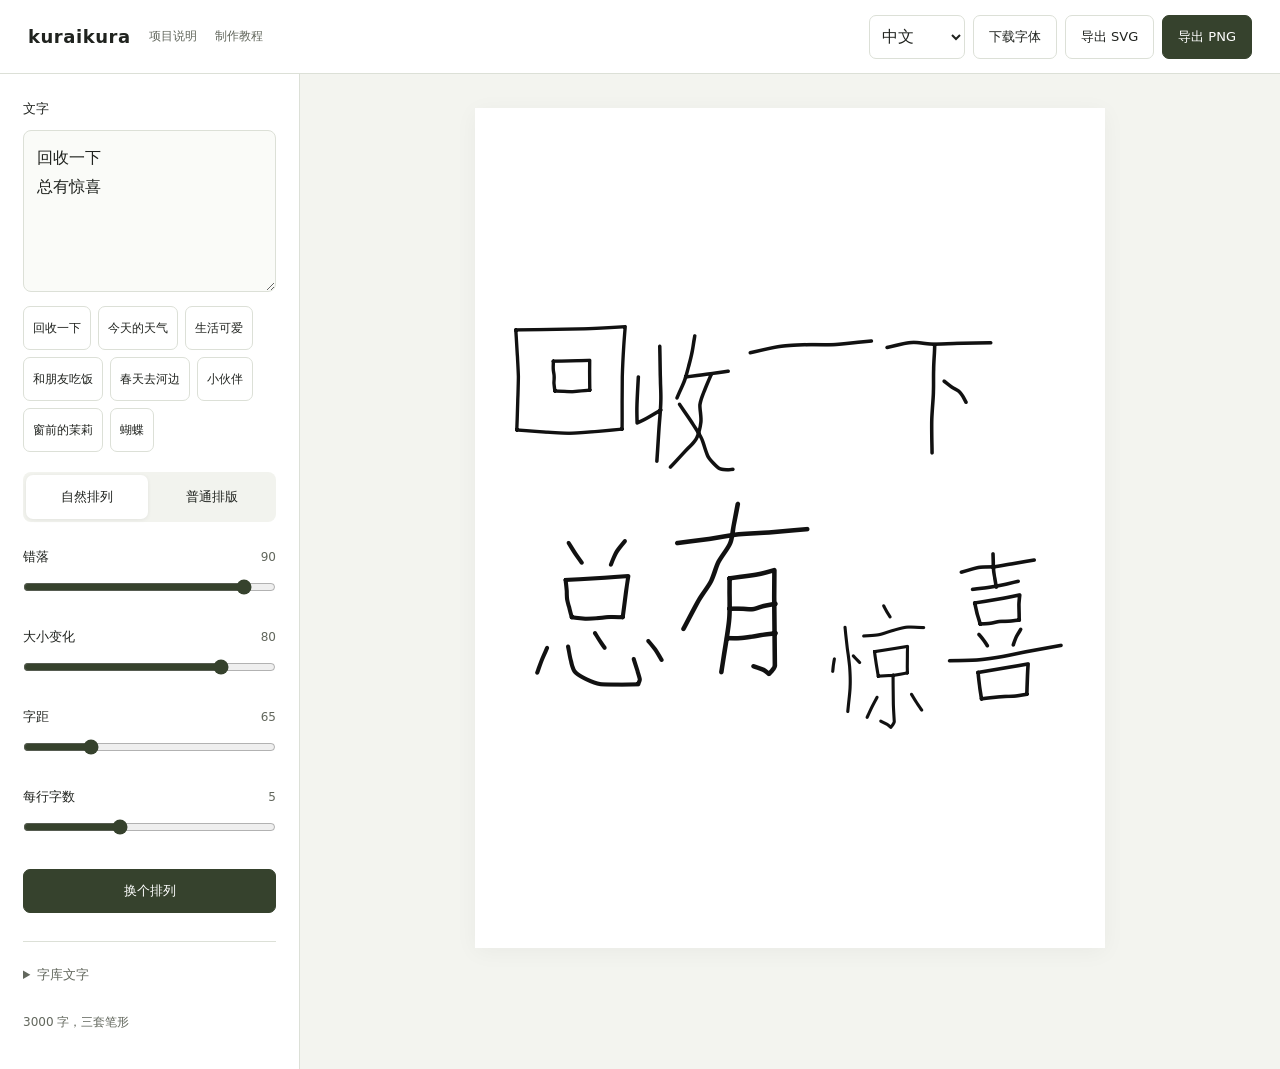
<file: docs/index.html>
<!doctype html>
<html lang="zh-CN">
<head><meta charset="utf-8"><meta name="viewport" content="width=device-width, initial-scale=1"><meta name="description" content="kuraikura 手写字体与自由排版工具"><title>kuraikura 手写排版</title><style>:root{--ink:#20231f;--muted:#62675d;--line:#dce0d7;--paper:#fff;--accent:#36422d;--surface:#f3f4ef;--focus:#637e49;color-scheme:light;font-family:system-ui,-apple-system,"Microsoft YaHei",sans-serif;color:var(--ink);background:var(--surface)}
*{box-sizing:border-box}body{margin:0}header{height:74px;padding:0 28px;border-bottom:1px solid var(--line);display:flex;align-items:center;justify-content:space-between;background:var(--paper);gap:16px}h1{font-size:18px;font-weight:550;letter-spacing:.03em;margin:0}.actions{display:flex;gap:8px}button{font:inherit;font-size:13px;background:var(--paper);color:var(--ink);border:1px solid var(--line);border-radius:7px;min-height:44px;padding:9px 15px;cursor:pointer}button:hover{background:#eef1e9;border-color:#b9c1b0}button:active{transform:translateY(1px)}button:disabled{opacity:.4;cursor:default}button:focus-visible,input:focus-visible,textarea:focus-visible,summary:focus-visible{outline:2px solid var(--focus);outline-offset:3px}.primary{background:var(--accent);color:white;border-color:var(--accent)}.primary:hover{background:#46583b;color:white}main{display:grid;grid-template-columns:300px minmax(0,1fr);min-height:calc(100dvh - 74px)}aside{padding:26px 23px;background:var(--paper);border-right:1px solid var(--line)}label{font-size:13px}.field{display:block;margin-bottom:12px}textarea{width:100%;height:162px;resize:vertical;padding:13px;border:1px solid var(--line);border-radius:8px;background:#fafbf8;font:16px/1.8 system-ui,"Microsoft YaHei",sans-serif;color:var(--ink)}.samples{display:flex;flex-wrap:wrap;gap:7px;margin-top:10px}.samples button{font-size:12px;padding:6px 9px;min-height:36px}.mode{display:grid;grid-template-columns:1fr 1fr;margin:20px 0 26px;background:#f2f3ee;padding:3px;border-radius:8px;gap:4px}.mode button{border:0;background:transparent;padding:8px}.mode button[aria-pressed=true]{background:var(--paper);box-shadow:0 1px 4px #0001}.control{display:flex;align-items:center;justify-content:space-between;margin-top:24px}output{color:var(--muted);font-variant-numeric:tabular-nums;font-size:12px}input[type=range]{width:100%;height:26px;accent-color:var(--accent);margin:8px 0 0}.wide{width:100%;margin-top:25px}details{margin-top:28px;border-top:1px solid var(--line);padding-top:18px}summary{font-size:13px;color:var(--muted);cursor:pointer;padding:6px 0}.characters{display:grid;grid-template-columns:repeat(6,1fr);gap:3px;padding-top:14px}.characters button{font-family:LocalHand;font-size:25px;padding:1px;min-height:39px;border:0}.workspace{padding:34px;display:flex;justify-content:center;align-items:flex-start;overflow:auto}.paper{width:min(100%,630px);aspect-ratio:3/4;background:white;box-shadow:0 4px 22px #17220e0b;flex:none}.paper>svg{width:100%;height:100%;display:block}#error{color:#9f3d28;line-height:1.6;font-size:13px;margin:9px 0;min-height:0}#error:empty{display:none}#toast{position:fixed;bottom:25px;left:50%;transform:translateX(-50%);padding:10px 18px;border-radius:8px;background:var(--accent);color:#fff;font-size:13px;pointer-events:none;opacity:0}#toast.show{opacity:1}@media(max-width:800px){header{padding:14px 16px;height:auto;align-items:flex-start;flex-wrap:wrap}.actions{flex-wrap:wrap;gap:6px}.actions button{padding:8px 11px}main{grid-template-columns:240px minmax(0,1fr)}aside{padding:22px 16px}.workspace{padding:20px 14px}.samples button{min-height:40px}.characters{grid-template-columns:repeat(5,1fr)}}@media(max-width:600px){main{display:flex;flex-direction:column}.workspace{order:-1;padding:20px}.paper{width:min(100%,400px)}aside{border-right:0;border-top:1px solid var(--line);padding:22px}header{gap:12px}h1{font-size:17px}.actions button{font-size:12px}.characters{grid-template-columns:repeat(8,1fr)}textarea{height:130px}.samples button{min-height:44px}.control{margin-top:19px}}@media(prefers-reduced-motion:reduce){*{scroll-behavior:auto!important;transition:none!important}}

.brand{display:flex;align-items:center;gap:18px;flex-wrap:wrap}.brand a{font-size:12px;color:var(--muted);text-decoration:none;min-height:44px;display:flex;align-items:center}.brand a:hover{text-decoration:underline}select{font:inherit;min-height:44px;border:1px solid var(--line);background:white;border-radius:7px;padding:8px;color:var(--ink)}select:focus-visible,a:focus-visible{outline:2px solid var(--focus);outline-offset:3px}.version{font-size:12px;color:var(--muted);margin-top:24px}.characters button{min-height:44px}.samples button{min-height:44px}header{min-height:74px;height:auto;padding-top:12px;padding-bottom:12px;flex-wrap:wrap}@media(max-width:600px){.brand{gap:14px}.actions{width:100%}.actions button,.actions select{font-size:12px;padding:8px}.brand h1{font-size:20px}}
</style></head>
<body>
<header><div class="brand"><h1>kuraikura</h1><a id="about" data-i18n="about">项目说明</a><a id="guide" data-i18n="guide">制作教程</a></div><div class="actions"><select id="language" aria-label="语言"><option value="zh">中文</option><option value="en">English</option><option value="ja">日本語</option></select><button id="fontDownload" data-i18n="download" disabled>下载字体</button><button id="saveSvg" data-i18n="svg" disabled>导出 SVG</button><button id="savePng" class="primary" data-i18n="png" disabled>导出 PNG</button></div></header>
<main>
<aside>
 <label class="field" for="content" data-i18n="content">文字</label><textarea id="content" maxlength="160" spellcheck="false">回收一下
总有惊喜</textarea>
 <div class="samples"><button data-sample="0">回收一下</button><button data-sample="1">今天的天气</button><button data-sample="2">生活可爱</button><button data-sample="3">和朋友吃饭</button><button data-sample="4">春天去河边</button><button data-sample="5">小伙伴</button><button data-sample="6">窗前的茉莉</button><button data-sample="7">蝴蝶</button></div>
 <p id="error" role="status" aria-live="polite">正在载入字库</p>
 <div class="mode" role="group"><button id="natural" aria-pressed="true" data-i18n="natural">自然排列</button><button id="plain" aria-pressed="false" data-i18n="plain">普通排版</button></div>
 <label class="control" for="scatter"><span data-i18n="scatter">错落</span><output id="scatterValue">90</output></label><input id="scatter" type="range" min="0" max="100" value="90">
 <label class="control" for="variation"><span data-i18n="variation">大小变化</span><output id="variationValue">80</output></label><input id="variation" type="range" min="0" max="100" value="80">
 <label class="control" for="spacing"><span data-i18n="spacing">字距</span><output id="spacingValue">65</output></label><input id="spacing" type="range" min="12" max="220" value="65">
 <label class="control" for="columns"><span data-i18n="columns">每行字数</span><output id="columnsValue">5</output></label><input id="columns" type="range" min="2" max="10" value="5">
 <button id="reshuffle" class="wide primary" data-i18n="shuffle">换个排列</button>
 <details><summary data-i18n="characters">字库文字</summary><div id="characters" class="characters"></div></details>
 <p class="version" data-i18n="version">3000 字，三套笔形</p>
</aside>
<section id="workspace" class="workspace" aria-label="排版预览"><div id="paper" class="paper"></div></section>
</main><div id="toast" role="status" aria-live="polite"></div>
<script>const DATA={"hanzi":"旧衣回收一下总有惊喜秋日的时刻我做了款手写字体今天气很好太阳把影子晾晒在屋脊上你是不们生活可爱人心风雨月光山水花开春夏冬来去大小他这中国个到说为和地出道也年得就那要以会自着之过家学对她里后么多而能都然没于起还发成事只作当想看文无十用主行方又如前所本见经头面公同三已老从动两长知民样现分将外但身些与高意进法此实二理美点明其种声全工己话儿向情部正名定果化眼新关机什力问及打业最思相间品真更感别女等几应路直因并常次白西万再听张却信先边安每让东给带走友认接少难近四北完马比书五六乐电门口海求立放平吗数件任住车八九百入云飞空笑吃茶饭欢清睡语读音早晚慢忙冷热远红绿蓝黑黄轻重左右南城村店买卖米鱼鸟猫狗包短朋请谢快世界物它位觉者父母孩童爸妈姐妹哥弟兄夫妻孙爷奶姓叫男青岁死病健康脑脸耳鼻牙嘴脚腿指背胸肚血皮毛食喝菜肉蛋糖盐油酒汤饱饿甜苦酸辣香味鲜温暖凉冰雪霜雾虹星晴阴暗亮夜晨午昨周期季节钟秒床桌椅杯碗盘筷勺瓶盒纸笔墨刀剪针线布绳袋鞋帽袜裙裤衫灯镜河湖江池泉岛岸港桥船舟航浪沙石土田林森树叶枝草竹根芽苹桃李梅杏瓜豆麦粮露步跑跳站坐躺停休息玩游戏歌唱舞画拍照旅街巷园场院室窗墙楼房校图馆钱块元角圆千亿零双半片枚条拿找送帮拉推抱握摸按提招挥投抬搬洗切烧煮炒蒸尝闻讲谈答望盼念忘记懂希梦幸福满愿趣兴迎歉借租付赚存取换选办管合闭锁原结题观系义验松舒服柔软硬干净洁简单容易特坚强勇敢持努功失败加减低矮深浅厚薄胖瘦贵便宜贫富闲七才丁王玉金火牛羊犬贝虫羽乌兔龙虎鹿凤夕丸凡丹井丰屯予矛矢申甲由央丙令且未末甘古句占止户厂广支尤示升习乡伙伴您伯叔姨姑舅娘婆婚姻妙娃始娇娱娶姿众伞仙优伟传似价修倒候假保呢吧啊哦嗯哈喂喵呜哭喊吵吱吐咬咳吸吹呼唤咽咱哇哎响叮咕呀喔怎恩恋急怕怪怜恨悔惜愉悦慌慕慎忧悲愁怒闪闹映景暮昌晶旦旬昏暑顺遇逢追连通速达迟退返逃逛途造巡透集散除余陪际队阵陆阻附陈防危随阶限表识练词诗课试评论议许诉订访证详误诚译设计调该讯诺谁技术据艺印刷彩色颜级组织细终绘绝约纪统续编络纯纳维缩缓胶肥肝胃胆肩肌脆肠肺脏腰植棉棵枫柳杨柏柜梯桶棋柱汗汽泡泥波洋洲湾流滴渔渡涌沐浴泪润湿浓淡消浮沉漫滑师医药科或必须仍曾改增补删规则准整齐紧寒丑木寸士斤欠巴巾匕卜巳各反乍舌寺壬禾乞首京亲咸垂免亡录介勿亥乃凶臼酉辛束辰氏戈瓦共尧吉奇宛良务交召军官舍页旨台建采唐革尹兆圭冒君库竟代乔胡虽足尚亭穴乙员兼甫争甬董莫般炎昔委谷韦专亦市夷尼畏乎吴苗艾侯川非俞圣荒尺狂告秀击司式仑斥若尸居充彦扁内宿卯巨州庄帛弯度闰显农肖孚冗曼骨斗册至兑丞仇丢乏丧严亚产兵永久丘乒乓凸凹凿串肃承弗斩朱禹斜仿伏伐份伪伶佛伸伺估佣依侍侄侨例侦侧侮侵促俄俊俗俐俏俭俩俺倍倦偏偶偷偿储催傍傲僧仰伍仕佳侠侣俘倚倘傅仁仗伊妇妃妄妆妖妨妥叭叹吁吆吓吝吞吟吻吼吠呆呈呕呛呐呗呸咀咆咖咙咐咧咨哄哆哟哗咚咒哨哩哪哼唇唉唔唠唧唬啃啄啡啤啥啦啸喇喉扎扑扒扔托扣执扩扫扬扮扰扯扶批扳抄抢抛护报抖抵拆拐拒拔拌拢拣拧拘拙拦拥拨择挖挤拼挂挪挠挡挣挽捕捉捐捆捡捞损捧捶捂掀掏掉掘探控掩掠揉描插汇汪汰汹沧沟沫沾沿泄泼泣泊泛泻泞注泳泽泌泯洒洪津洽浇浊浑浸浦浩涂涛涝涡涤涉液淋淌淑淹淀添渊芒芙芦芝芹芥芬芳芸苍苏苔苞苇茄茉茂茧茫茵茸荐荣荤荧荫荷莉莎莲菌菊菲萍萌萝萎葡葫葱葵蒙蓄蔬蔽忆忌忍志忠忱忽忿怀态怂怔怖怠怡性怨恰恼恬恭恳悄悟患悠悬悯惭惟惧惋惹惫惶愤愧慈愈愚憨憾懒懊懦恒恢恃悼惘钉钓钗钙钝钞钦钧钩钮铁铃铅铜铝铲银铸铺链销锄锅锈锋锐错锡锣锤键锯锻锥镀镰钻钢锦铭盈益盛盟盏盆盔盲省眨眠睛睁瞧睬眯睫眺睹瞪瞒瞎瞅瞄瞬睦瞩矿码砌砍权朴杖杜杠杆材枪枇枢枣枯柯棘构札杰杂朽杳枉枕板析架柄某柑柠查柚柿栅标栈栋栏株核格桂桐桑档桦梳梧梨言艮豕殳聿隶佥夭皿夬亢曷黾邦奂幺氐叟禺夆廿歹列贞利奄卷诸崔旁敖夹吕丈孔区仓丕华亨矣吾劳即肯卑宁兰困奉欣缶卓屈勾寿呙戊匆癸玄畜疏敝何刃县具备皇卉贲鬼兹负赖奥需亘灰叉丐匀助罗段廉冈焦登害舛舜属朿弓隹爪互孑孓戌戍戎傻僻伎伽侈侥侩侗倪倔倩倭偎傀傣僚僵伉佑佃佯佼侑侬俨俟妊妒妍妮姥姗姣姘姊娥娟娴娅姬奴婉婶婷媒媚媳嫁嫂嫉嫦嫩妞妓娓婕嫡嫖娜娩姒嫣婿妩妪妫媛妾娄婴辟泰审眉疾敕票尾胥焉喃喻喘喧嗅嗓嗦嘀嘟嘱嘲嘶嘻噢叨叩叽叼吩吨吭吮咏哑啼啧喳嗡嗨嘘咯咔哒噪嘹哺咻吒咄呱咛哂啁嗔呷吊器宣臭索朝斯责翁虚帝刁允卡吏折哲哉兀揍搭搁搂搅揭揪援搜摆摇摊摔摘撞撤撕撑撒撩擦攒拽拴拱拷拾挺挨捏掐掖掺揣揽摁摞搓搔搪搡撇撅撮撰抚拓押抽拈抹拯挫捣掂掷捺搏搐捻擅攀掰奏阁罢率育掌祭察赞曳考廷参览累差蚤厥巽樊郑奈浙淮渐渴渗溜溢源溶滩漂漆演漠澄澈激灌沦沸洼洱洹洵洌浒涣渚渣湘湍滇滞潇潦澡渠留敫寅兖萧溪滨漾淳淤淬渺湛湃滥潭潘澎奚宾羕享於卒甚拜监覃番彭灶灿炉炊炕炖炫炬炸烤烛烟烘烙烂焰煌焕煤燃烁燥熄灼炽熔燎烯炳煨炭烫煎煞灸烹焚熬芜苟茨荔荞荡菩葛蒂蒋蓉蔡蔓蔗蔷蕉蕾薯芷芮芭芋芊芍苓苛苯苕茁苒苻茹茜荟荀荃荠荼莘莞莆菅菇菁菱菖菠菏茱萃蓓蓬荆莹葬蔑蕊莽萤蒜棍棒棚棕棱棺椰楠楔楞楣楹榆榕槐模横樱橙橘檀橡杈杞杉杵杷杼枷桓桔桢梆梭梗棣棹椎棠楚朵宗昆夌耶契象冉杀雷署迷愕憎憔悴懈悸怯怆怅忏忖忡忪怦怏怙恍恫恤悚悻惆愣憧憋惩忐忑诡谅谊谋谎谜谐谦谣谚谨谱谭谬谕讥讨训讳讶讽诀诈诊诞诵诫诬诱诛诠诲诧诽诅诏谛谤绣纹纱纽纷纺纤纠绅绒绊绎绑绕绞绢绥绰绷绸综绽缀缆缎缔缕缠缤缝缴缘绵缚缉缅缈缨缪缄缇缭亏解征皆堇普延戒巫宅厘彖馋饮饼饺饲饵馒饰饥馅馄饨饶饪馍饷饽饯馏鹅鸭鸽鸦鹊鹃鹤鹭鸣鸡鸥鸠鸳狼狐狮猴猪狡猜猛猎独狠猩狭狱猿狈猖犹狸猕牡牧牲牦犊牵犁豺豹虾蚂蚁蚊蚌蛇蛙蛛蜂蝇蝉蝴蝶蜗螺蛾蛹蛤蜻蜓蜘蝌蚪蝈蝠蚱蚯蚓蛀蛆蜈蚣蜥蜴虬蜕蝎蚀蛮蟹蚕孛孟袁尔弥引钊铛铠铡铆钳铬铢铐铮铰锚锭锌锹铿镂镇锰镁镑镊锵铄锷镐镖锲镍辆轮轨轧轩转轴轿较辅辑输辐辖轲辙轶辕轰辈坡坪坟坑均坊坎坤坦垮垢埃埋埂培堆堤堪塌塔塘境墟坯坷垣堵域壁岂贰垄刑型垒垫墓野墅壳壶壮尘矫矜矩砖砸砚研砰破硕硅硝硫碌碑碟碳碰确碾磁磅磕磷礁碎碱硼硒硐砾硌砝碧磊磨称秤秧秩积秆移稀程稍税稳稻稿私秽稚稠稼秃稣穷突窃窄窑穿窍窈窕窝窟窜窥窘窦窒窖笋笛符笨第笼筒策筐筛筝筏筵筱签筹箩箭箱篇篓篮笙笆笺笠竿竺笃笈箫算匝匡展麻巧幼舀政商党质领导制量战极胜胎肢肿腹腔膜汀扦杌讧纡钆妁忤犰玎圪虮汐扪杓讪纣钇妗忮犴玑圮虻汕抉杪讫纥钋妣忸犷玖圯虼汲抟杭讱纨钌妤忻狁玟圹蚋沅抡枋讴纩钍妲忾狃玠址蚍沆抨枘讵纭钎妯怃狍玢坂蚜沂抻枞讷纰钏姆怄狎玦坍蚝沏抿枧诂纴钐姚怊狒玮坞蚧沌拂枨诃纶钒姹怍狖玱坨蚨沣拄枰诋纾钔娆怛狙玳坭蚬沭拊枳诎绀钕娌怩狞玷坳蚰沮拎枸诐绁钘娠怫狨珀坶蚴沱拗枹诓绂钚娣怵狯珂坻蚵泔拮柁诖绋钛娲恂狰珈坼蚶泠挞柃诘绌钜婊恪狷珉垅蚺泫挟柅诙绐钠婢恸狺珏垌蛄泮振柊诜绗钡婵恺狻珑垓蛏泱捅柘诟绚钣嫌恻猁珙垛蛔洄捎柙诤绠钤嫒恽猊珞垠蛘洎捭柞诨绡钥嫔悃猗珠垤蛞洙掇柢诩绦钨嫫悌猝珥垧蛟洧掊柣诮绨钪嫱悖猞珧垭蛭洮掎柽诰绫钫嬉悛猡珩垲蛲浈掬栉诳绮钬嬗悝猢珲垸蛳浚掮栊诶绯钭悭猥琅埔蛴浠掴栎诹绱钯悱猬琏埕蛸浣掸栝诼绲钰惝猱琚埘蜉浯揄栲诿绻钲惦猸琛埚蜊浃揆栳谂绾钴惨猹琢埙蜍涎揎桁谄缂钶惮猾琥埤蜒涓揖桄谇缃钸惴獗琦埭蜞涞揞桅谌缋钹惺獠琨埯蜡涟揩桉谍缌钽愀獬琪埴蜢涧揲桎谒缍钿愎獭琬埸蜩涪揶桕谔缑铀愔琮堋蜮涫揸桠谖缒铂愦琰堍蜱涮揿桡谘缜铈慊琳堞蜷淅搌桤谙缟铉慷瑁堠蜾淇搛桧谟缢铊憬瑕填蝓淞搽桩谥缣铋憷瑗塬蝗淦摈桫谪缥铌瑚墁蝙淙摧桴谫缦铍瑜墒蝮淝摭桷谯缧铑瑞蝻渎撖梃谲缫铒瑭螃渑播梏缯铕瑰螅渖","license":"kuraikura 0.7.0\n\nOriginal handwriting and art direction: daafffodil.\nThe author confirmed authorship of the 15 handwritten samples:\n旧 衣 回 收 一 下 总 有 惊 喜 秋 日 的 时 刻\n\nAI-assisted vector adaptation, character extension and font engineering: the kuraikura project, 2026.\nOriginal handwriting authorship and vector-processing provenance are separate records.\nHistorical vector records retain the Arphic Public License. This font release, including its added glyphs and alternatives, is distributed under that license. See LICENSE.txt.\nThis release corrects the handwriting attribution, names the compiled font kuraikura, and adds 500 Hanzi to reach 3000, preserving all previously released outlines.\n\nFont assets: Arphic Public License.\nIndependently authored layout/editor code and documentation: MIT, see licenses/MIT.txt.\nProject: https://github.com/daafffodil/kuraikura\nWorkflow: https://github.com/daafffodil/handwriting-to-font\n","licenseTexts":{"ARPHICPL.txt":"ARPHIC PUBLIC LICENSE\n\nCopyright (C) 1999 Arphic Technology Co., Ltd.\n11Fl. No.168, Yung Chi Rd., Taipei, 110 Taiwan\nAll rights reserved except as specified below.\n\nEveryone is permitted to copy and distribute verbatim copies of this license document, but changing it is forbidden.\n\nPreamble\n\n   The licenses for most software are designed to take away your freedom to share and change it. By contrast, the ARPHIC PUBLIC LICENSE specifically permits and encourages you to use this software, provided that you give the recipients all the rights that we gave you and make sure they can get the modifications of this software.\n\nLegal Terms\n\n0. Definitions:\n   Throughout this License, \"Font\" means the TrueType fonts \"AR PL Mingti2L Big5\", \"AR PL KaitiM Big5\" (BIG-5 character set) and \"AR PL SungtiL GB\", \"AR PL KaitiM GB\" (GB character set) which are originally distributed by Arphic, and the derivatives of those fonts created through any modification including modifying glyph, reordering glyph, converting format, changing font name, or adding/deleting some characters in/from glyph table.\n\n   \"PL\" means \"Public License\".\n\n   \"Copyright Holder\" means whoever is named in the copyright or copyrights for the Font.\n\n   \"You\" means the licensee, or person copying, redistributing or modifying the Font.\n\n   \"Freely Available\" means that you have the freedom to copy or modify the Font as well as redistribute copies of the Font under the same conditions you received, not price. If you wish, you can charge for this service.\n\n1. Copying & Distribution\n   You may copy and distribute verbatim copies of this Font in any medium, without restriction, provided that you retain this license file (ARPHICPL.TXT) unaltered in all copies.\n\n2. Modification\n   You may otherwise modify your copy of this Font in any way, including modifying glyph, reordering glyph, converting format, changing font name, or adding/deleting some characters in/from glyph table, and copy and distribute such modifications under the terms of Section 1 above, provided that the following conditions are met:\n\n   a) You must insert a prominent notice in each modified file stating how and when you changed that file.\n\n   b) You must make such modifications Freely Available as a whole to all third parties under the terms of this License, such as by offering access to copy the modifications from a designated place, or distributing the modifications on a medium customarily used for software interchange.\n\n   c) If the modified fonts normally reads commands interactively when run, you must cause it, when started running for such interactive use in the most ordinary way, to print or display an announcement including an appropriate copyright notice and a notice that there is no warranty (or else, saying that you provide a warranty) and that users may redistribute the Font under these conditions, and telling the user how to view a copy of this License.\n\n   These requirements apply to the modified work as a whole. If identifiable sections of that work are not derived from the Font, and can be reasonably considered independent and separate works in themselves, then this License and its terms, do not apply to those sections when you distribute them as separate works. Therefore, mere aggregation of another work not based on the Font with the Font on a volume of a storage or distribution medium does not bring the other work under the scope of this License.\n\n3. Condition Subsequent\n   You may not copy, modify, sublicense, or distribute the Font except as expressly provided under this License. Any attempt otherwise to copy, modify, sublicense or distribute the Font will automatically retroactively void your rights under this License. However, parties who have received copies or rights from you under this License will keep their licenses valid so long as such parties remain in full compliance.\n\n4. Acceptance\n   You are not required to accept this License, since you have not signed it. However, nothing else grants you permission to copy, modify, sublicense or distribute the Font. These actions are prohibited by law if you do not accept this License. Therefore, by copying, modifying, sublicensing or distributing the Font, you indicate your acceptance of this License and all its terms and conditions.\n\n5. Automatic Receipt\n   Each time you redistribute the Font, the recipient automatically receives a license from the original licensor to copy, distribute or modify the Font subject to these terms and conditions. You may not impose any further restrictions on the recipients' exercise of the rights granted herein. You are not responsible for enforcing compliance by third parties to this License. \n\n6. Contradiction\n   If, as a consequence of a court judgment or allegation of patent infringement or for any other reason (not limited to patent issues), conditions are imposed on you (whether by court order, agreement or otherwise) that contradict the conditions of this License, they do not excuse you from the conditions of this License. If you cannot distribute so as to satisfy simultaneously your obligations under this License and any other pertinent obligations, then as a consequence you may not distribute the Font at all. For example, if a patent license would not permit royalty-free redistribution of the Font by all those who receive copies directly or indirectly through you, then the only way you could satisfy both it and this License would be to refrain entirely from distribution of the Font.\n\n   If any portion of this section is held invalid or unenforceable under any particular circumstance, the balance of the section is intended to apply and the section as a whole is intended to apply in other circumstances. \n\n7. NO WARRANTY\n   BECAUSE THE FONT IS LICENSED FREE OF CHARGE, THERE IS NO WARRANTY FOR THE FONT, TO THE EXTENT PERMITTED BY APPLICABLE LAW. EXCEPT WHEN OTHERWISE STATED IN WRITING THE COPYRIGHT HOLDERS OR OTHER PARTIES PROVIDE THE FONT \"AS IS\" WITHOUT WARRANTY OF ANY KIND, EITHER EXPRESSED OR IMPLIED, INCLUDING BUT NOT LIMITED TO THE IMPLIED WARRANTIES OF MERCHANTABILITY AND FITNESS FOR A PARTICULAR PURPOSE. THE ENTIRE RISK AS TO THE QUALITY AND PERFORMANCE OF THE FONT IS WITH YOU. SHOULD THE FONT PROVE DEFECTIVE, YOU ASSUME THE COST OF ALL NECESSARY SERVICING, REPAIR OR CORRECTION.\n\n8. DAMAGES WAIVER\n   UNLESS REQUIRED BY APPLICABLE LAW OR AGREED TO IN WRITING, IN NO EVENT WILL ANY COPYRIGHTT HOLDERS, OR OTHER PARTIES WHO MAY COPY, MODIFY OR REDISTRIBUTE THE FONT AS PERMITTED ABOVE, BE LIABLE TO YOU FOR ANY DIRECT, INDIRECT, CONSEQUENTIAL, INCIDENTAL, SPECIAL OR EXEMPLARY DAMAGES ARISING OUT OF THE USE OR INABILITY TO USE THE FONT (INCLUDING BUT NOT LIMITED TO PROCUREMENT OF SUBSTITUTE GOODS OR SERVICES; LOSS OF USE, DATA OR PROFITS; OR BUSINESS INTERRUPTION), EVEN IF SUCH HOLDERS OR OTHER PARTIES HAVE BEEN ADVISED OF THE POSSIBILITY OF SUCH DAMAGES.\n"}};</script><script>(function (root) {
  'use strict';
  const escape = s => String(s).replace(/[&<>"']/g, c => ({'&':'&amp;','<':'&lt;','>':'&gt;','"':'&quot;',"'":'&apos;'}[c]));
  const union = boxes => [Math.min(...boxes.map(b=>b[0])),Math.min(...boxes.map(b=>b[1])),Math.max(...boxes.map(b=>b[2])),Math.max(...boxes.map(b=>b[3]))];
  function random(seed) { let a = Number(seed) >>> 0; return () => {a += 0x6D2B79F5; let t=a; t=Math.imul(t^(t>>>15),t|1);t^=t+Math.imul(t^(t>>>7),t|61); return ((t^(t>>>14))>>>0)/4294967296;}; }
  function bounds(box, size, angle) {
    const a=angle*Math.PI/180, c=Math.cos(a)*size, s=Math.sin(a)*size;
    const ps=[[box[0],box[1]],[box[2],box[1]],[box[2],box[3]],[box[0],box[3]]].map(([x,y])=>[x*c-y*s,x*s+y*c]);
    return [Math.min(...ps.map(p=>p[0])),Math.min(...ps.map(p=>p[1])),Math.max(...ps.map(p=>p[0])),Math.max(...ps.map(p=>p[1]))];
  }
  function split(text, columns) {
    const lines=[];
    for (const paragraph of text.replace(/\r/g,'').split('\n')) {
      let line='', count=0;
      for (const ch of paragraph) {
        const punct=/[，。！？、：；,.!?:;]/u.test(ch);
        if(count>=columns && !punct && !/\s/u.test(ch)) {lines.push(line);line='';count=0;}
        line+=ch;
        if(!/\s/u.test(ch)&&!punct) count++;
      }
      if(line.trim()) lines.push(line);
    }
    return lines;
  }
  function compose(text, bank, options={}) {
    const o=Object.assign({seed:17,scatter:.9,sizeVariation:.8,gap:65,columns:5,width:1200,height:1600,plain:false},options);
    if(!text.trim()) return {text, width:o.width,height:o.height,placements:[],lines:[]};
    if([...text].length>160) throw new Error('每幅最多 160 个字');
    const missing=[...new Set([...text].filter(c=>!(/\s/u.test(c))&&!bank[c]))];
    if(missing.length) throw new Error('字库还缺：'+missing.join(' '));
    const rng=random(o.seed), lines=split(text,Math.max(1,o.columns));
    const raw=[], variantPools=new Map();
    function nextVariant(ch) {
      // Draw without replacement per character, across the whole composition.
      // A new cycle also avoids repeating the last form of the previous one.
      let pool=variantPools.get(ch);
      if(!pool){
        const distinct=bank[ch].variants.map((v,i)=>i).filter((i,_,all)=>all.find(j=>bank[ch].variants[j].d===bank[ch].variants[i].d)===i);
        pool={all:distinct,remaining:[],last:null};variantPools.set(ch,pool);
      }
      if(!pool.remaining.length)pool.remaining=pool.all.slice();
      const choices=pool.remaining.length>1?pool.remaining.filter(i=>i!==pool.last):pool.remaining;
      const variant=choices[Math.floor(rng()*choices.length)];
      pool.remaining.splice(pool.remaining.indexOf(variant),1);pool.last=variant;
      return variant;
    }
    let rowTop=0, index=0;
    for (let row=0;row<lines.length;row++) {
      let cursor=o.plain?0:[0,140,45,105][row%4]*o.scatter;
      const items=[];
      for(const ch of lines[row]) {
        if(/\s/u.test(ch)){cursor+=180;continue;}
        const variant=o.plain?0:nextVariant(ch);
        const size=o.plain?1:1+(rng()-.5)*.55*o.sizeVariation;
        const angle=o.plain?0:(rng()-.5)*14*o.scatter;
        const box=bounds(bank[ch].variants[variant].bounds,size,angle);
        const dy=o.plain?0:(Math.sin(index*2.13+row)*170+(rng()-.5)*150)*o.scatter;
        let y=dy, x=cursor-box[0];
        if(/[，。！？、：；,.!?:;]/u.test(ch) && items.length) {
          const prior=items[items.length-1];
          y=prior.box[3]+20-box[3];
          x=prior.box[2]+Math.max(28,o.gap*.7)-box[0];
        }
        const shifted=[box[0]+x,box[1]+y,box[2]+x,box[3]+y];
        const p={ch,index:index++,row,variant,size,angle,x,y,box:shifted};
        items.push(p);
        cursor=shifted[2]+o.gap*(o.plain?1:.65+rng()*.55);
      }
      if(!items.length) continue;
      const rowBounds=union(items.map(p=>p.box)), shift=rowTop-rowBounds[1];
      for(const p of items){p.y+=shift;p.box[1]+=shift;p.box[3]+=shift;raw.push(p);}
      rowTop+=rowBounds[3]-rowBounds[1]+150;
    }
    const whole=union(raw.map(p=>p.box));
    const fit=Math.min(o.width*.88/(whole[2]-whole[0]),o.height*.80/(whole[3]-whole[1]));
    const ox=(o.width-(whole[2]-whole[0])*fit)/2, oy=(o.height-(whole[3]-whole[1])*fit)/2;
    for(const p of raw){p.x=(p.x-whole[0])*fit+ox;p.y=(p.y-whole[1])*fit+oy;p.size*=fit;
      p.box=[(p.box[0]-whole[0])*fit+ox,(p.box[1]-whole[1])*fit+oy,(p.box[2]-whole[0])*fit+ox,(p.box[3]-whole[1])*fit+oy];}
    return {text,width:o.width,height:o.height,placements:raw,lines,options:o};
  }
  function svg(layout, bank, preview=false, license='') {
    let content=`<svg xmlns="http://www.w3.org/2000/svg" width="${layout.width}" height="${layout.height}" viewBox="0 0 ${layout.width} ${layout.height}">`;
    content+=`<metadata>${escape(JSON.stringify({text:layout.text,options:layout.options,license}))}</metadata>`;
    for(const p of layout.placements) {
      const transform=`translate(${p.x.toFixed(5)} ${p.y.toFixed(5)}) rotate(${p.angle.toFixed(5)}) scale(${p.size.toFixed(7)})`;
      content+=`<g id="char-${p.index+1}" data-character="${escape(p.ch)}" data-variant="${p.variant}" transform="${transform}" fill="#111111">`;
      if(preview) content+=`<text x="0" y="0" font-size="1000" font-family="LocalHand" style="font-feature-settings:'ss01' ${p.variant===1?1:0},'ss02' ${p.variant===2?1:0};font-kerning:none">${escape(p.ch)}</text>`;
      else content+=`<path d="${bank[p.ch].variants[p.variant].d}"/>`;
      content+='</g>';
    }
    return content+'</svg>';
  }
  const api={compose,svg,split,bounds};
  if(typeof module!=='undefined'&&module.exports) module.exports=api;
  else root.Handwriting=api;
})(typeof globalThis!=='undefined'?globalThis:this);
</script><script>'use strict';
const $=id=>document.getElementById(id);
const translations={
 zh:{title:'手写排版',download:'下载字体',svg:'导出 SVG',png:'导出 PNG',content:'文字',natural:'自然排列',plain:'普通排版',scatter:'错落',variation:'大小变化',spacing:'字距',columns:'每行字数',shuffle:'换个排列',characters:'字库文字',preview:'排版预览',loading:'正在载入字库',loaded:'已导出',exporting:'正在导出',failed:'导出失败，请重试',missing:'字库还缺：',limit:'每幅最多 160 个字',empty:'请先输入字库内的文字',fontError:'字库加载失败，请刷新页面',insert:'插入',about:'项目说明',guide:'制作教程',version:'3000 字，三套笔形',language:'语言',samples:['回收一下','今天的天气','生活可爱','和朋友吃饭','春天去河边','小伙伴','窗前的茉莉','蝴蝶']},
 en:{title:'Handwriting layout',download:'Download font',svg:'Export SVG',png:'Export PNG',content:'Text',natural:'Natural',plain:'Regular',scatter:'Scatter',variation:'Size variation',spacing:'Spacing',columns:'Characters per line',shuffle:'Try another layout',characters:'Available characters',preview:'Preview',loading:'Loading font',loaded:'Exported',exporting:'Exporting',failed:'Export failed. Please try again.',missing:'Missing characters: ',limit:'Use up to 160 characters',empty:'Enter supported characters first',fontError:'Could not load the font. Please reload.',insert:'Insert ',about:'About the font',guide:'Making your own font',version:'3,000 Hanzi, three forms each',language:'Language',samples:['Reuse','Sunshine','Everyday','Dinner','Spring','Friends','Jasmine','Butterflies']},
 ja:{title:'手書きレイアウト',download:'フォントをダウンロード',svg:'SVG を保存',png:'PNG を保存',content:'テキスト',natural:'自然な配置',plain:'通常の配置',scatter:'位置の変化',variation:'サイズの変化',spacing:'字間',columns:'一行の文字数',shuffle:'配置を変える',characters:'収録文字',preview:'プレビュー',loading:'フォントを読み込み中',loaded:'保存しました',exporting:'保存中',failed:'保存できませんでした。もう一度お試しください。',missing:'未収録の文字：',limit:'160 文字以内で入力してください',empty:'収録文字を入力してください',fontError:'読み込めませんでした。再読み込みしてください。',insert:'挿入 ',about:'フォントについて',guide:'フォントの制作方法',version:'漢字 3000 字、各字 3 種の字形',language:'言語',samples:['回収','晴れの日','日常','食事','春','友達','ジャスミン','蝶']}
};
let lang=new URLSearchParams(location.search).get('lang')||'zh';if(!translations[lang])lang='zh';
const t=key=>translations[lang][key];
let seed=17,plain=false,current=null,fontReady=false;
const samples=['回收一下\n总有惊喜','今天的\n天气很好，\n太阳把影子\n晾晒在\n屋脊上','你好\n生活可爱\n月光很好\n春来花开','今天早回家\n和朋友吃饭\n明天去看花','春天去河边\n听鸟唱歌\n慢慢走回家','你好呀\n我的小伙伴\n哈哈笑着\n一起回家','窗前的茉莉\n悄悄开了花\n我把清晨\n轻轻捧回家','蝴蝶蝴蝶\n绕着花儿飞\n小猫躺着\n我也慢慢来'];
function localize(){
 document.documentElement.lang=lang==='zh'?'zh-CN':lang;document.title='kuraikura '+t('title');$('language').value=lang;$('language').setAttribute('aria-label',t('language'));
 document.querySelectorAll('[data-i18n]').forEach(el=>el.textContent=t(el.dataset.i18n));
 document.querySelectorAll('[data-sample]').forEach(el=>el.textContent=t('samples')[Number(el.dataset.sample)]);
 $('about').href='https://github.com/daafffodil/kuraikura/blob/main/'+({zh:'README.md',en:'README.en.md',ja:'README.ja.md'}[lang]);
 $('guide').href='https://github.com/daafffodil/handwriting-to-font/blob/main/'+({zh:'README.md',en:'README.en.md',ja:'README.ja.md'}[lang]);
 $('workspace').setAttribute('aria-label',t('preview'));$('characters').querySelectorAll('button').forEach(b=>b.setAttribute('aria-label',t('insert')+b.textContent));
 if(fontReady)update();else $('error').textContent=t('loading');
}
function options(){return {seed,plain,scatter:Number($('scatter').value)/100,sizeVariation:Number($('variation').value)/100,gap:Number($('spacing').value),columns:Number($('columns').value)};}
function errorMessage(e){return e.message.startsWith('字库还缺：')?t('missing')+e.message.slice(5):e.message.includes('160')?t('limit'):e.message;}
function update(){
 for(const id of ['scatter','variation','spacing','columns'])$(id+'Value').value=$(id).value;
 $('natural').setAttribute('aria-pressed',String(!plain));$('plain').setAttribute('aria-pressed',String(plain));
 for(const id of ['scatter','variation','reshuffle'])$(id).disabled=plain||!fontReady;
 if(!fontReady)return;
 try{current=Handwriting.compose($('content').value,DATA.glyphs,options());$('error').textContent='';$('paper').innerHTML=Handwriting.svg(current,DATA.glyphs,true);$('saveSvg').disabled=$('savePng').disabled=current.placements.length===0;}
 catch(e){current=null;$('error').textContent=errorMessage(e);$('paper').innerHTML='';$('saveSvg').disabled=$('savePng').disabled=true;}
}
let toastTimer;
function toast(text){$('toast').textContent=text;$('toast').classList.add('show');clearTimeout(toastTimer);toastTimer=setTimeout(()=>$('toast').classList.remove('show'),2200);}
function download(blob,name){const url=URL.createObjectURL(blob),a=document.createElement('a');a.href=url;a.download=name;document.body.append(a);a.click();a.remove();setTimeout(()=>URL.revokeObjectURL(url),10000);}
function exportSvg(){if(!current)throw Error(t('empty'));return Handwriting.svg(current,DATA.glyphs,false,DATA.license+'\n'+Object.values(DATA.licenseTexts).join('\n'));}
$('language').onchange=()=>{lang=$('language').value;const url=new URL(location.href);url.searchParams.set('lang',lang);try{history.replaceState(null,'',url);}catch{}localize();};
$('content').addEventListener('input',update);
for(const id of ['scatter','variation','spacing','columns'])$(id).addEventListener('input',update);
$('natural').onclick=()=>{plain=false;update();};$('plain').onclick=()=>{plain=true;update();};$('reshuffle').onclick=()=>{seed++;update();};
document.querySelectorAll('[data-sample]').forEach(b=>b.onclick=()=>{$('content').value=samples[Number(b.dataset.sample)];update();});
$('saveSvg').onclick=()=>{download(new Blob([exportSvg()],{type:'image/svg+xml;charset=utf-8'}),'kuraikura.svg');toast(t('loaded'));};
$('savePng').onclick=async()=>{
 if(!current)return;const button=$('savePng');button.disabled=true;button.textContent=t('exporting');
 try{const url=URL.createObjectURL(new Blob([exportSvg()],{type:'image/svg+xml'}));const img=new Image();
  try{img.src=url;await img.decode();const canvas=document.createElement('canvas');canvas.width=2400;canvas.height=3200;canvas.getContext('2d').drawImage(img,0,0,2400,3200);const blob=await new Promise(resolve=>canvas.toBlob(resolve,'image/png'));if(!blob)throw Error();download(blob,'kuraikura.png');toast(t('loaded'));}finally{URL.revokeObjectURL(url);}
 }catch{toast(t('failed'));}finally{button.textContent=t('png');button.disabled=!current;}
};
$('fontDownload').onclick=()=>{if(DATA.font){const bytes=Uint8Array.from(atob(DATA.font),c=>c.charCodeAt(0));download(new Blob([bytes],{type:'font/ttf'}),'kuraikura-Regular.ttf');}else location.href='https://github.com/daafffodil/kuraikura/releases/latest/download/kuraikura-fonts.zip';};
localize();
(async()=>{
 try{
  if(!DATA.glyphs){const response=await fetch('assets/bank.json.gz');if(!response.ok)throw Error();DATA.glyphs=await new Response(response.body.pipeThrough(new DecompressionStream('gzip'))).json();}
  const css=document.createElement('style');css.textContent=`@font-face{font-family:LocalHand;src:${DATA.font?'url(data:font/ttf;base64,'+DATA.font+') format("truetype")':'url(assets/kuraikura-Regular.woff2) format("woff2")'};font-display:block;}`;document.head.append(css);
  const fonts=await document.fonts.load('100px LocalHand','回收一下');if(!fonts.length)throw Error();
  const fragment=document.createDocumentFragment();for(const ch of DATA.hanzi){const b=document.createElement('button');b.textContent=ch;b.setAttribute('aria-label',t('insert')+ch);b.onclick=()=>{const input=$('content');input.setRangeText(ch,input.selectionStart,input.selectionEnd,'end');input.focus();update();};fragment.append(b);}$('characters').append(fragment);
  fontReady=true;$('fontDownload').disabled=false;update();
 }catch(e){$('error').textContent=t('fontError');console.error(e);}
})();
window.handwritingApp={get layout(){return current;},exportSvg,get ready(){return fontReady;},get language(){return lang;}};
</script>
</body></html>
</file>
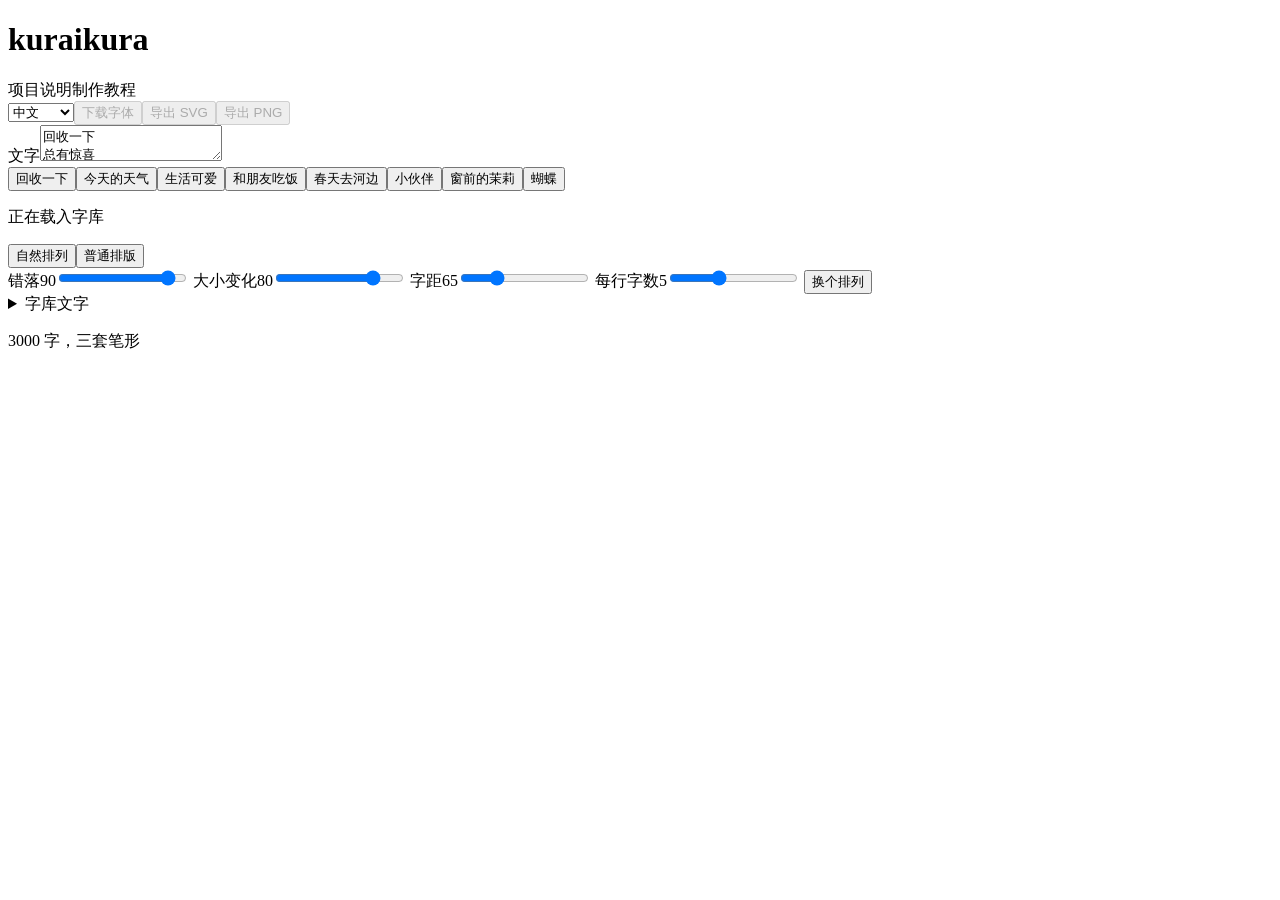
<file: tools/template.html>
<!doctype html>
<html lang="zh-CN">
<head><meta charset="utf-8"><meta name="viewport" content="width=device-width, initial-scale=1"><meta name="description" content="kuraikura 手写字体与自由排版工具"><title>kuraikura 手写排版</title><style>/*STYLE*/</style></head>
<body>
<header><div class="brand"><h1>kuraikura</h1><a id="about" data-i18n="about">项目说明</a><a id="guide" data-i18n="guide">制作教程</a></div><div class="actions"><select id="language" aria-label="语言"><option value="zh">中文</option><option value="en">English</option><option value="ja">日本語</option></select><button id="fontDownload" data-i18n="download" disabled>下载字体</button><button id="saveSvg" data-i18n="svg" disabled>导出 SVG</button><button id="savePng" class="primary" data-i18n="png" disabled>导出 PNG</button></div></header>
<main>
<aside>
 <label class="field" for="content" data-i18n="content">文字</label><textarea id="content" maxlength="160" spellcheck="false">回收一下
总有惊喜</textarea>
 <div class="samples"><button data-sample="0">回收一下</button><button data-sample="1">今天的天气</button><button data-sample="2">生活可爱</button><button data-sample="3">和朋友吃饭</button><button data-sample="4">春天去河边</button><button data-sample="5">小伙伴</button><button data-sample="6">窗前的茉莉</button><button data-sample="7">蝴蝶</button></div>
 <p id="error" role="status" aria-live="polite">正在载入字库</p>
 <div class="mode" role="group"><button id="natural" aria-pressed="true" data-i18n="natural">自然排列</button><button id="plain" aria-pressed="false" data-i18n="plain">普通排版</button></div>
 <label class="control" for="scatter"><span data-i18n="scatter">错落</span><output id="scatterValue">90</output></label><input id="scatter" type="range" min="0" max="100" value="90">
 <label class="control" for="variation"><span data-i18n="variation">大小变化</span><output id="variationValue">80</output></label><input id="variation" type="range" min="0" max="100" value="80">
 <label class="control" for="spacing"><span data-i18n="spacing">字距</span><output id="spacingValue">65</output></label><input id="spacing" type="range" min="12" max="220" value="65">
 <label class="control" for="columns"><span data-i18n="columns">每行字数</span><output id="columnsValue">5</output></label><input id="columns" type="range" min="2" max="10" value="5">
 <button id="reshuffle" class="wide primary" data-i18n="shuffle">换个排列</button>
 <details><summary data-i18n="characters">字库文字</summary><div id="characters" class="characters"></div></details>
 <p class="version" data-i18n="version">3000 字，三套笔形</p>
</aside>
<section id="workspace" class="workspace" aria-label="排版预览"><div id="paper" class="paper"></div></section>
</main><div id="toast" role="status" aria-live="polite"></div>
<script>const DATA=/*DATA*/;</script><script>/*ENGINE*/</script><script>/*APP*/</script>
</body></html>
</file>
